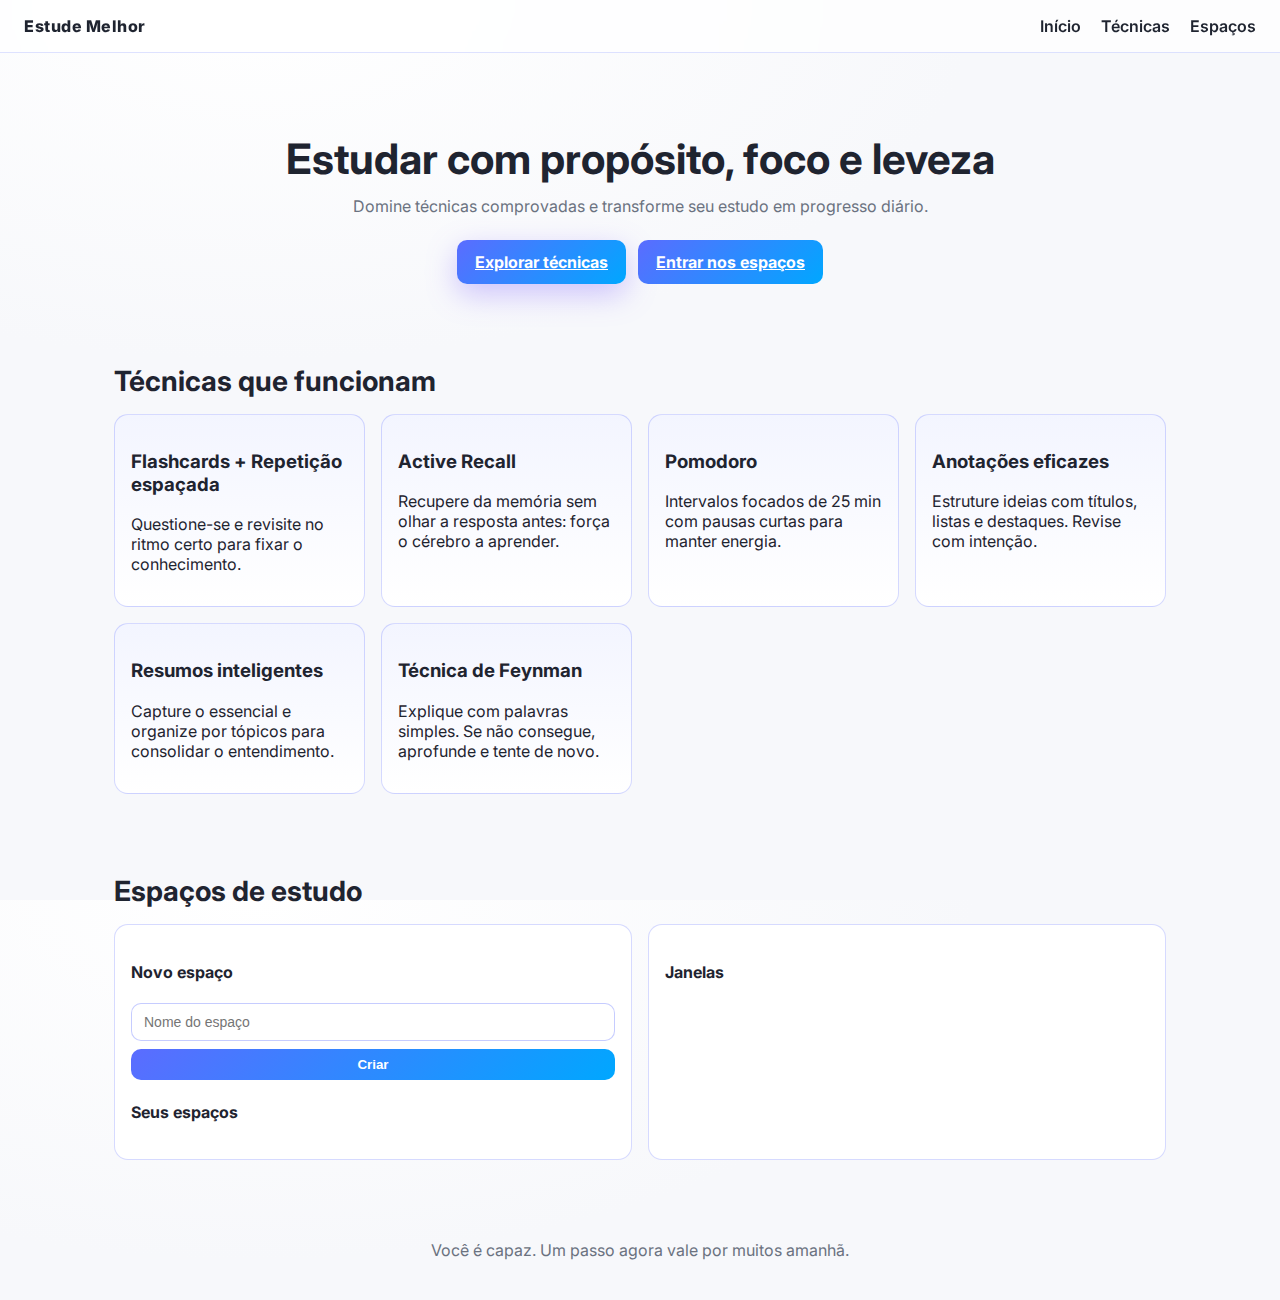
<file: Ajuda/index.html>
<!DOCTYPE html>
<html lang="pt-BR">
<head>
<meta charset="UTF-8">
<meta name="viewport" content="width=device-width, initial-scale=1">
<title>Estude Melhor</title>
<link rel="preconnect" href="https://fonts.googleapis.com">
<link rel="preconnect" href="https://fonts.gstatic.com" crossorigin>
<link href="https://fonts.googleapis.com/css2?family=Inter:wght@400;600;800&display=swap" rel="stylesheet">
<link rel="stylesheet" href="styles.css">
</head>
<body>
<header class="header">
<div class="logo">Estude Melhor</div>
<nav class="nav">
<a href="#inicio">Início</a>
<a href="#tecnicas">Técnicas</a>
<a href="#espacos">Espaços</a>
</nav>
</header>

<main>
<section id="inicio" class="hero">
<div class="hero-content">
<h1>Estudar com propósito, foco e leveza</h1>
<p>Domine técnicas comprovadas e transforme seu estudo em progresso diário.</p>
<div class="cta-area">
<a class="btn primary" href="#tecnicas">Explorar técnicas</a>
<a class="btn" href="#espacos">Entrar nos espaços</a>
</div>
</div>
</section>

<section id="tecnicas" class="section">
<h2>Técnicas que funcionam</h2>
<div class="grid">
<div class="card">
<h3>Flashcards + Repetição espaçada</h3>
<p>Questione-se e revisite no ritmo certo para fixar o conhecimento.</p>
</div>
<div class="card">
<h3>Active Recall</h3>
<p>Recupere da memória sem olhar a resposta antes: força o cérebro a aprender.</p>
</div>
<div class="card">
<h3>Pomodoro</h3>
<p>Intervalos focados de 25 min com pausas curtas para manter energia.</p>
</div>
<div class="card">
<h3>Anotações eficazes</h3>
<p>Estruture ideias com títulos, listas e destaques. Revise com intenção.</p>
</div>
<div class="card">
<h3>Resumos inteligentes</h3>
<p>Capture o essencial e organize por tópicos para consolidar o entendimento.</p>
</div>
<div class="card">
<h3>Técnica de Feynman</h3>
<p>Explique com palavras simples. Se não consegue, aprofunde e tente de novo.</p>
</div>
</div>
</section>

<section id="espacos" class="section">
<h2>Espaços de estudo</h2>
<div class="flex">
  <div class="panel">
    <h4>Novo espaço</h4>
    <div class="field">
      <input id="space-name" type="text" placeholder="Nome do espaço">
      <button id="create-space" class="btn small">Criar</button>
    </div>
    <h4>Seus espaços</h4>
    <div id="space-list" class="list"></div>
  </div>
  <div class="panel">
    <h4>Janelas</h4>
    <div id="windows" class="windows"></div>
  </div>
</div>
</section>
</main>

<footer class="footer">
<p>Você é capaz. Um passo agora vale por muitos amanhã.</p>
</footer>

<script src="script.js" defer></script>
</body>
</html>
</file>
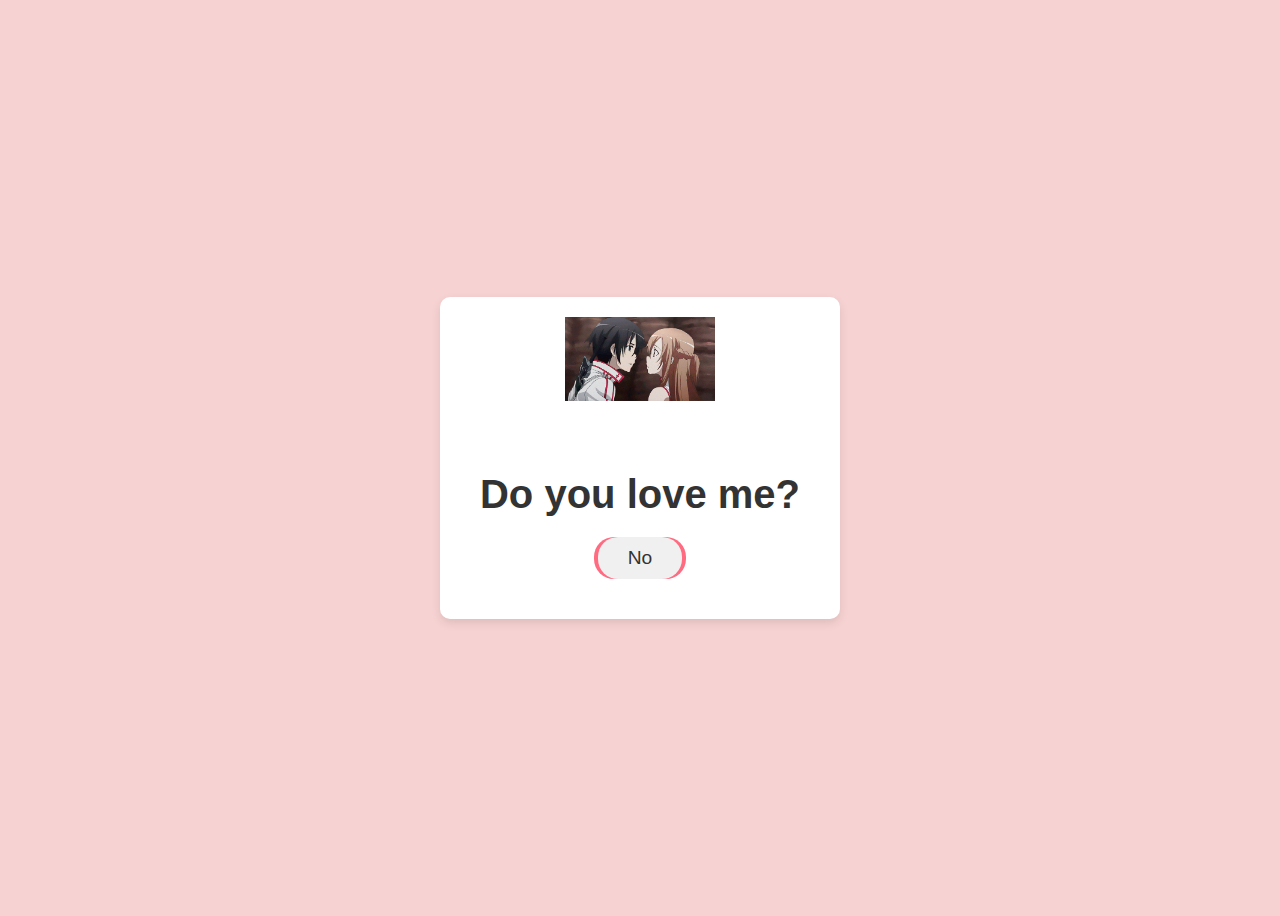
<file: Baunilha❤❤/Amor.html>
<!DOCTYPE html>
<html lang="pt-br">
<head>
    <meta charset="UTF-8">
    <meta name="viewport" content="width=device-width, initial-scale=1.0">
    <title>Do you love me?</title>
    <style>
        body {
            display: flex;
            justify-content: center;
            align-items: center;
            height: 100vh;
            background-color: #f7d2d2;
            font-family: Arial, sans-serif;
            text-align: center;
            overflow: hidden; /* Evita barras de rolagem */
        }
        .container {
            padding: 20px;
            background-color: #fff;
            border-radius: 10px;
            box-shadow: 0 4px 10px rgba(0, 0, 0, 0.1);
        }
        .question-container {
            position: relative;
            padding: 20px;
        }
        .question-text {
            font-size: 2.5em;
            margin-bottom: 20px;
            color: #333;
        }
        .buttons {
            display: flex;
            justify-content: center;
            gap: 20px;
            position: relative;
        }
        .btn {
            padding: 10px 30px;
            border: none;
            border-radius: 20px;
            font-size: 1.2em;
            cursor: pointer;
            transition: background-color 0.3s ease;
        }
        #yesBtn {
            background-color: #ff6b81;
            color: white;
        }
        #yesBtn:hover {
            background-color: #e55a73;
        }
        #noBtn {
            background-color: #f0f0f0;
            color: #333;
            position: absolute; /* Para que o botão possa se mover */
            transition: left 0.3s ease, top 0.3s ease;
        }
        img {
            width: 150px;
            margin-bottom: 20px;
        }
        #resultContainer {
            display: none; /* Inicia oculto */
        }
        #heartLoader {
            display: inherit; /* Inicia visível */
        }
    </style>
</head>
<body>

<div class="container">
    <img src="aniyuki-anime-gif-kiss-66.gif" alt="Do you love me?">
    <div class="question-container">
        <h1 class="question-text">Do you love me?</h1>
        <div class="buttons">
            <button class="btn" id="yesBtn">Yes</button>
            <button class="btn" id="noBtn">No</button>
        </div>
    </div>
    
    <div id="resultContainer">
        <h2>Eu te amo muito! 🥰</h2>
    </div>

</div>

<script>
    const noBtn = document.getElementById('noBtn');
    const yesBtn = document.getElementById('yesBtn');
    const questionContainer = document.querySelector('.question-container');
    const heartLoader = document.getElementById('heartLoader'); // Elemento 'loader' da imagem
    const resultContainer = document.getElementById('resultContainer');

    noBtn.addEventListener('mouseover', () => {
        const newX = Math.floor(Math.random() * (questionContainer.offsetWidth - noBtn.offsetWidth));
        const newY = Math.floor(Math.random() * (questionContainer.offsetHeight - noBtn.offsetHeight));

        noBtn.style.position = 'absolute';
        noBtn.style.left = `${newX}px`;
        noBtn.style.top = `${newY}px`;
    });

    yesBtn.addEventListener('click', () => {
        // Ação para o clique no 'Sim'
        // Na imagem, ele oculta um loader e exibe o resultado
        // Adaptado aqui para o código HTML
        
        // Simula o tempo do gif/loader
        setTimeout(() => {
            if (heartLoader) heartLoader.style.display = 'none';
            resultContainer.style.display = 'block'; // Muda para 'block' para exibir
            
            // Aqui você pode adicionar a lógica para a animação `gifResult.play()`
            // O `gifResult.play()` da imagem sugere que havia um GIF.
            // Eu adicionei um texto simples no lugar para demonstrar.
        }, 500); // 500 milissegundos, como na imagem
    });

</script>
<script src="script.js"></script>
</body>
</html>
</body>
</html>
</file>
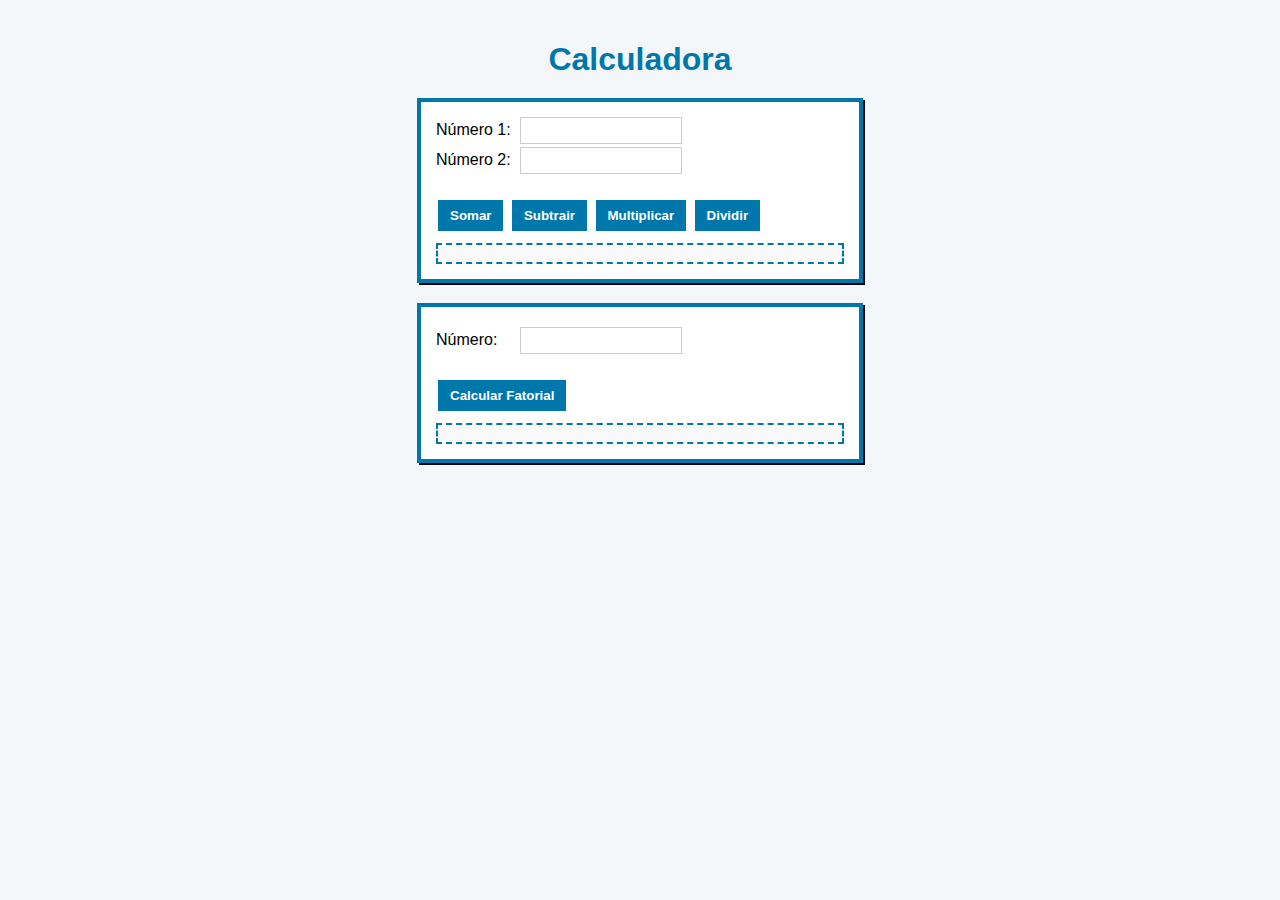
<file: PraticaJS/Calculadora.html>
<!DOCTYPE html>
<html lang="pt-br">
<head>
    <meta charset="UTF-8">
    <title>Calculadora Simples</title>
    <link rel="stylesheet" href="Style.css">
    <script src="Script.js"></script>
</head>
<body>

    <h1>Calculadora</h1>

    <form>
        <!--operações básicas -->
        <fieldset>
            <label for="num1">Número 1:</label>
            <input type="number" id="num1" step="0.01" placeholder>
            <br>
            <label for="num2">Número 2:</label>
            <input type="number" id="num2" step="0.01" placeholder>
            <br><br>

            <div>
                <input type="button" value="Somar" onclick="somar()">
                <input type="button" value="Subtrair" onclick="subtrair()">
                <input type="button" value="Multiplicar" onclick="multiplicar()">
                <input type="button" value="Dividir" onclick="dividir()">
            </div>

            <input type="text" id="resultado" readonly placeholder>
        </fieldset>

        <!--fatorial -->
        <fieldset>
            <label for="fat">Número:</label>
            <input type="number" id="fat" step="1" placeholder>
            <br><br>

            <div>
                <input type="button" value="Calcular Fatorial" onclick="fatorial()">
            </div>

            <input type="text" id="resultadoFat" readonly placeholder>
        </fieldset>
    </form>

</body>
</html>
</file>
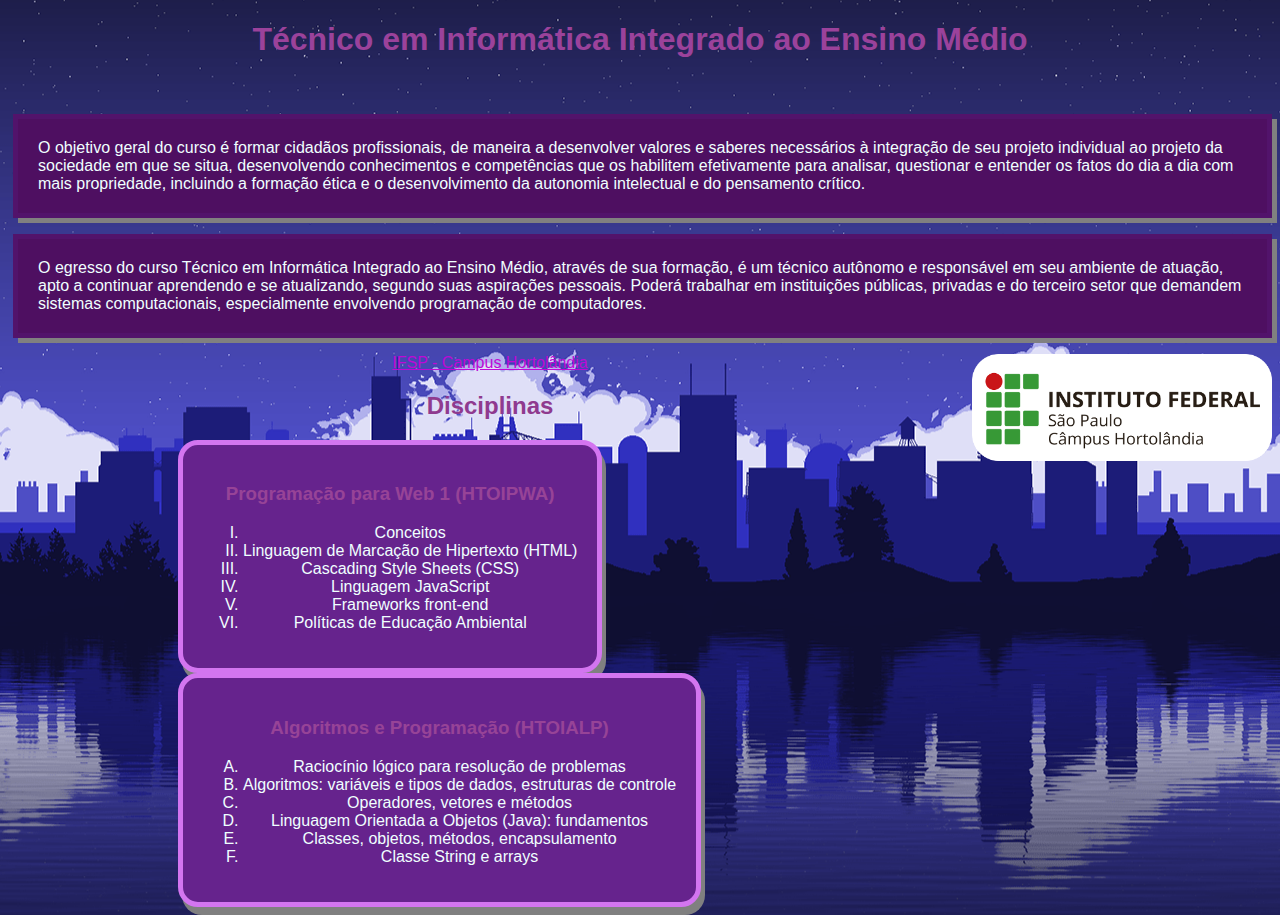
<file: Links e lista/Links e lista/curso.html>
<!DOCTYPE html>
<html lang="pt-BR">
	<head>
		<meta charset="UTF-8">
		<title>Disciplinas</title>
        <link rel="stylesheet" href="estilo.css">
	</head>
	<body>
        <h1>Técnico em Informática Integrado ao Ensino Médio</h1>
        <wbr><p>O objetivo geral do curso é formar cidadãos profissionais, de maneira a desenvolver
            valores e saberes necessários à integração de seu projeto individual ao projeto da
            sociedade em que se situa, desenvolvendo conhecimentos e competências que os
            habilitem efetivamente para analisar, questionar e entender os fatos do dia a dia com
            mais propriedade, incluindo a formação ética e o desenvolvimento da autonomia
            intelectual e do pensamento crítico.</p>
        <p>O egresso do curso Técnico em Informática Integrado ao Ensino Médio, através de sua
            formação, é um técnico autônomo e responsável em seu ambiente de atuação, apto a
            continuar aprendendo e se atualizando, segundo suas aspirações pessoais. Poderá
            trabalhar em instituições públicas, privadas e do terceiro setor que demandem sistemas
            computacionais, especialmente envolvendo programação de computadores.</p></wbr>
        <img src="logo.png" width="300">

        <a href="https://hto.ifsp.edu.br" target="_blank">IFSP - Campus Hortolândia</a>
        
        <h2>Disciplinas</h2>
        
		<div id="pwa1">
            <h3>Programação para Web 1 (HTOIPWA)</h3>
            <ol>
                <li>Conceitos</li>
                <li>Linguagem de Marcação de Hipertexto (HTML)</li>
                <li>Cascading Style Sheets (CSS)</li>
                <li>Linguagem JavaScript</li>
                <li>Frameworks front-end</li>
                <li>Políticas de Educação Ambiental</li>
            </ol>
        </div>
		
        <div id="naurJava">
            <h3>Algoritmos e Programação (HTOIALP)</h3>
            <ul>
                <li>Raciocínio lógico para resolução de problemas</li>
                <li>Algoritmos: variáveis e tipos de dados, estruturas de controle</li>
                <li>Operadores, vetores e métodos</li>
                <li>Linguagem Orientada a Objetos (Java): fundamentos</li>
                <li>Classes, objetos, métodos, encapsulamento</li>
                <li>Classe String e arrays</li>
            </ul>
        </div>
    </body>
</html>
</file>
<file: Ajuda/styles.css>
:root {
  --bg: #f7f8fb;
  --panel: #ffffff;
  --card: #f3f5ff;
  --accent: #5b6cff;
  --accent-2: #00a7ff;
  --text: #1f2430;
  --muted: #6b7280;
  --success: #16a34a;
}
* { box-sizing: border-box }
html, body { height: 100% }
body {
  margin: 0;
  font-family: Inter, system-ui, -apple-system, Segoe UI, Roboto, Ubuntu, Cantarell, Arial, sans-serif;
  color: var(--text);
  background: radial-gradient(1200px 600px at 20% 0%, #ffffff 0%, #f7f8fb 60%), radial-gradient(1200px 600px at 80% 0%, #eef2ff 0%, #f7f8fb 60%);
}
.header {
  position: sticky;
  top: 0;
  z-index: 10;
  display: flex;
  align-items: center;
  justify-content: space-between;
  padding: 16px 24px;
  background: rgba(255,255,255,.7);
  backdrop-filter: blur(10px);
  border-bottom: 1px solid rgba(91,108,255,.2);
}
.logo { font-weight: 800; letter-spacing: .5px }
.nav a {
  color: var(--text);
  text-decoration: none;
  margin-left: 16px;
  font-weight: 600;
}
.hero {
  padding: 80px 24px 40px;
  display: grid;
  place-items: center;
  text-align: center;
}
.hero h1 { font-size: 42px; margin: 0 0 12px }
.hero p { color: var(--muted); margin: 0 0 24px }
.cta-area { display: flex; gap: 12px; justify-content: center }
.btn {
  background: linear-gradient(135deg, var(--accent), var(--accent-2));
  color: #ffffff;
  padding: 12px 18px;
  border: none;
  border-radius: 10px;
  font-weight: 700;
  cursor: pointer;
}
.btn.primary { box-shadow: 0 10px 30px rgba(124,92,255,.35) }
.btn.small { padding: 8px 12px; font-weight: 600 }
.section { padding: 40px 24px; max-width: 1100px; margin: 0 auto }
.section h2 { margin: 0 0 16px; font-size: 28px }
.grid { display: grid; gap: 16px; grid-template-columns: repeat(auto-fill, minmax(240px, 1fr)) }
.card {
  background: linear-gradient(180deg, var(--card), #ffffff);
  border: 1px solid rgba(91,108,255,.25);
  border-radius: 14px;
  padding: 16px;
}
.flex { display: grid; grid-template-columns: 1fr 1fr; gap: 16px }
.panel { background: var(--panel); border: 1px solid rgba(91,108,255,.25); border-radius: 14px; padding: 16px }
.field { display: grid; gap: 8px; margin-bottom: 12px }
.field.inline { grid-template-columns: auto 100px auto 100px; align-items: center }
.list { display: grid; gap: 8px }
input, select, textarea {
  background: #ffffff;
  color: var(--text);
  border: 1px solid rgba(91,108,255,.35);
  border-radius: 10px;
  padding: 10px 12px;
  font-size: 14px;
}
textarea { min-height: 220px; resize: vertical }
.study { background: #f8fafc; border-radius: 14px; padding: 16px; min-height: 220px; display: grid; gap: 12px }
.study-card { display: grid; gap: 12px }
.hidden { display: none }
.study-face { background: #ffffff; border-radius: 10px; padding: 16px; font-size: 16px; border: 1px solid rgba(91,108,255,.25) }
.study-actions { display: flex; align-items: center; gap: 12px; flex-wrap: wrap }
.ratings { display: flex; gap: 8px }
.rate { background: #eef2ff; color: #1f2430; border: 1px solid rgba(91,108,255,.35); padding: 8px 10px; border-radius: 10px; cursor: pointer }
.pomodoro { display: grid; gap: 12px }
.timer-display { font-size: 48px; font-weight: 800; text-align: center }
.controls { display: flex; gap: 8px; justify-content: center }
.panel-actions { display: flex; justify-content: flex-end }
.summary { white-space: pre-wrap; background: #f8fafc; border-radius: 14px; padding: 16px; min-height: 220px; border: 1px solid rgba(91,108,255,.25) }
.footer { padding: 24px; text-align: center; color: var(--muted) }
/* Windows (Espaços) */
.windows { display: grid; grid-template-columns: repeat(auto-fill, minmax(420px, 1fr)); gap: 16px }
.window { background: var(--panel); border: 1px solid rgba(91,108,255,.35); border-radius: 14px; box-shadow: 0 10px 30px rgba(16,24,40,.08); overflow: hidden }
.window-header { display:flex; align-items:center; justify-content:space-between; padding: 12px 14px; border-bottom: 1px solid rgba(91,108,255,.25) }
.window-title { font-weight: 700 }
.window-actions { display:flex; gap:8px }
.win-btn { background:#eef2ff; color:#1f2430; border:1px solid rgba(91,108,255,.35); padding:6px 10px; border-radius:8px; cursor:pointer }
.window-tabs { display:flex; gap:8px; padding: 8px 12px; border-bottom: 1px solid rgba(91,108,255,.25) }
.tab { background:#f3f5ff; color:#1f2430; border:1px solid rgba(91,108,255,.25); padding:8px 10px; border-radius:10px; cursor:pointer; font-weight:600 }
.tab.active { background: linear-gradient(135deg, var(--accent), var(--accent-2)); color:#fff; border-color: transparent }
.window-body { padding: 14px }
@media (max-width: 860px) {
  .flex { grid-template-columns: 1fr }
  .hero h1 { font-size: 34px }
}
</file>
<file: PraticaJS/Style.css>
body {
    font-family: Arial, sans-serif;
    background-color: #f3f7fa;
    padding: 20px;
    margin: 0;
}

h1 {
    text-align: center;
    color: #0077aa;
    margin-bottom: 20px;
}

fieldset {
    border: 4px solid #0077aa;
    margin: 20px auto;
    padding: 15px;
    width: 350px;
    background-color: #ffffff;
    text-align: left;
    box-shadow: #000000 2px 2px;
}

label {
    display: inline-block;
    width: 80px;
    text-align: left;
}

input[type="number"] {
    width: 150px;
    padding: 5px;
    border: 1px solid #ccc;
    margin-bottom: 3px;
}

input[type="button"] {
    background-color: #0077aa;
    color: white;
    border: none;
    padding: 8px 12px;
    cursor: pointer;
    margin: 2px;
    font-weight: bold;
}

input[type="button"]:hover {
    background-color: #005f8a;
}

input[type="text"] {
    width: 400px;
    border: 2px dashed #0077aa;
    background-color: #f9f9f9;
    font-weight: bold;
    text-align: left;
    margin-top: 10px;
    display: block;

}

div {
    margin: 3px 0;
    text-align: left;
}

#fat {
    margin-top: 5px;
}
</file>
<file: Links e lista/Links e lista/estilo.css>
body {
    font-family: Arial;
    background-image: url(2122580.png);
    background-position: center;
}

h1 {
    color:rgb(155, 66, 155);
    text-align: center;
}

h2 {
    text-align: center;
    color: #8f3a8f;
}

h3 {
    color: #974397;
}
a {
    text-align: center;
    display: block;
 
}
a:visited {
    color: rgb(168, 44, 226);
}
a:link {
    color: #be08d6;
}
div {
    display: inline-block;
    text-align: center; 
    padding: 20px;
    border: 5px solid rgb(211, 117, 240);
    background-color: rgb(102, 35, 141);
    margin-left: 170px;
    border-radius: 20px;
    box-shadow: 4px 8px gray;
    
}
a:hover{
    color: #b8a8b6;
}
ol {
    list-style-type: upper-roman;
    text-align: center;

}
ul {
   list-style-type: upper-alpha;
   text-align: center;
}
img {
    float: right;
}
p {
    padding: 20px;
    border: 5px solid rgb(82, 19, 107);
    background-color: rgb(78, 15, 97);
    margin-left: 5px;
    color: azure;
    box-shadow:  5px 5px gray;
}
li {
    color: azure;
}
</file>
